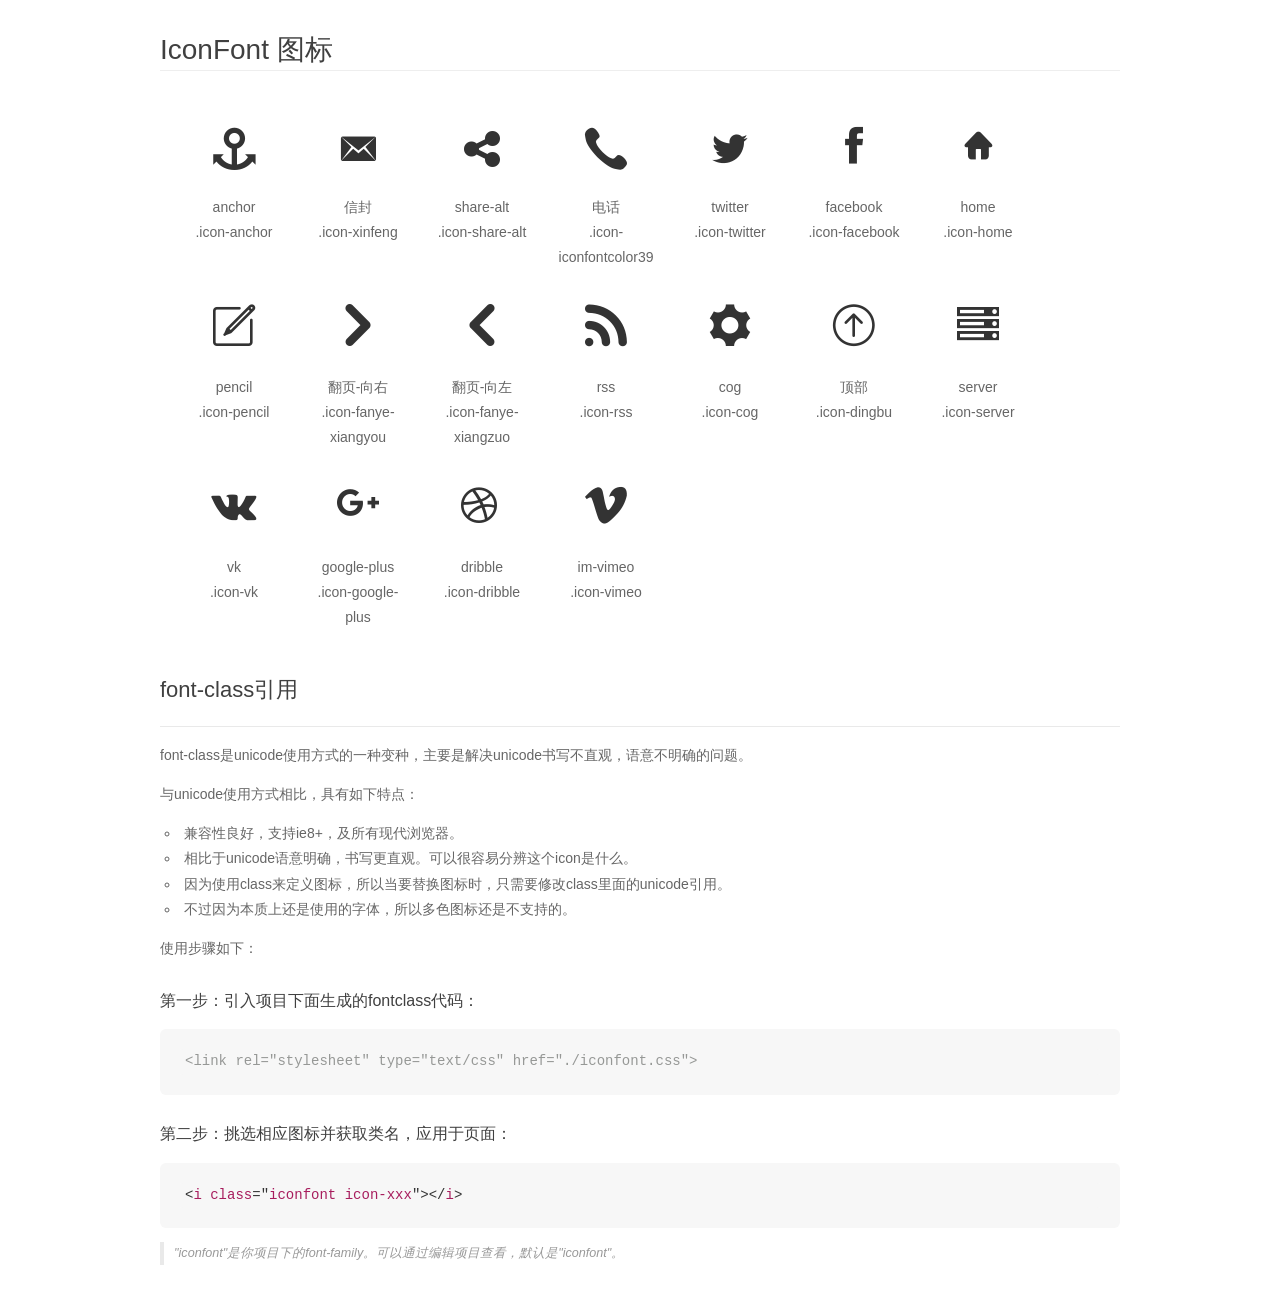
<file: static/iconfont/demo_fontclass.html>
<!DOCTYPE html>
<html>
<head>
    <meta charset="utf-8"/>
    <title>IconFont</title>
    <link rel="stylesheet" href="demo.css">
    <link rel="stylesheet" href="iconfont.css">
</head>
<body>
    <div class="main markdown">
        <h1>IconFont 图标</h1>
        <ul class="icon_lists clear">
            
                <li>
                <i class="icon iconfont icon-anchor"></i>
                    <div class="name">anchor</div>
                    <div class="fontclass">.icon-anchor</div>
                </li>
            
                <li>
                <i class="icon iconfont icon-xinfeng"></i>
                    <div class="name">信封</div>
                    <div class="fontclass">.icon-xinfeng</div>
                </li>
            
                <li>
                <i class="icon iconfont icon-share-alt"></i>
                    <div class="name">share-alt</div>
                    <div class="fontclass">.icon-share-alt</div>
                </li>
            
                <li>
                <i class="icon iconfont icon-iconfontcolor39"></i>
                    <div class="name">电话</div>
                    <div class="fontclass">.icon-iconfontcolor39</div>
                </li>
            
                <li>
                <i class="icon iconfont icon-twitter"></i>
                    <div class="name">twitter</div>
                    <div class="fontclass">.icon-twitter</div>
                </li>
            
                <li>
                <i class="icon iconfont icon-facebook"></i>
                    <div class="name">facebook</div>
                    <div class="fontclass">.icon-facebook</div>
                </li>
            
                <li>
                <i class="icon iconfont icon-home"></i>
                    <div class="name">home</div>
                    <div class="fontclass">.icon-home</div>
                </li>
            
                <li>
                <i class="icon iconfont icon-pencil"></i>
                    <div class="name">pencil</div>
                    <div class="fontclass">.icon-pencil</div>
                </li>
            
                <li>
                <i class="icon iconfont icon-fanye-xiangyou"></i>
                    <div class="name">翻页-向右</div>
                    <div class="fontclass">.icon-fanye-xiangyou</div>
                </li>
            
                <li>
                <i class="icon iconfont icon-fanye-xiangzuo"></i>
                    <div class="name">翻页-向左</div>
                    <div class="fontclass">.icon-fanye-xiangzuo</div>
                </li>
            
                <li>
                <i class="icon iconfont icon-rss"></i>
                    <div class="name">rss</div>
                    <div class="fontclass">.icon-rss</div>
                </li>
            
                <li>
                <i class="icon iconfont icon-cog"></i>
                    <div class="name">cog</div>
                    <div class="fontclass">.icon-cog</div>
                </li>
            
                <li>
                <i class="icon iconfont icon-dingbu"></i>
                    <div class="name">顶部</div>
                    <div class="fontclass">.icon-dingbu</div>
                </li>
            
                <li>
                <i class="icon iconfont icon-server"></i>
                    <div class="name">server</div>
                    <div class="fontclass">.icon-server</div>
                </li>
            
                <li>
                <i class="icon iconfont icon-vk"></i>
                    <div class="name">vk</div>
                    <div class="fontclass">.icon-vk</div>
                </li>
            
                <li>
                <i class="icon iconfont icon-google-plus"></i>
                    <div class="name">google-plus</div>
                    <div class="fontclass">.icon-google-plus</div>
                </li>
            
                <li>
                <i class="icon iconfont icon-dribble"></i>
                    <div class="name">dribble</div>
                    <div class="fontclass">.icon-dribble</div>
                </li>
            
                <li>
                <i class="icon iconfont icon-vimeo"></i>
                    <div class="name">im-vimeo</div>
                    <div class="fontclass">.icon-vimeo</div>
                </li>
            
        </ul>

        <h2 id="font-class-">font-class引用</h2>
        <hr>

        <p>font-class是unicode使用方式的一种变种，主要是解决unicode书写不直观，语意不明确的问题。</p>
        <p>与unicode使用方式相比，具有如下特点：</p>
        <ul>
        <li>兼容性良好，支持ie8+，及所有现代浏览器。</li>
        <li>相比于unicode语意明确，书写更直观。可以很容易分辨这个icon是什么。</li>
        <li>因为使用class来定义图标，所以当要替换图标时，只需要修改class里面的unicode引用。</li>
        <li>不过因为本质上还是使用的字体，所以多色图标还是不支持的。</li>
        </ul>
        <p>使用步骤如下：</p>
        <h3 id="-fontclass-">第一步：引入项目下面生成的fontclass代码：</h3>


        <pre><code class="lang-js hljs javascript"><span class="hljs-comment">&lt;link rel="stylesheet" type="text/css" href="./iconfont.css"&gt;</span></code></pre>
        <h3 id="-">第二步：挑选相应图标并获取类名，应用于页面：</h3>
        <pre><code class="lang-css hljs">&lt;<span class="hljs-selector-tag">i</span> <span class="hljs-selector-tag">class</span>="<span class="hljs-selector-tag">iconfont</span> <span class="hljs-selector-tag">icon-xxx</span>"&gt;&lt;/<span class="hljs-selector-tag">i</span>&gt;</code></pre>
        <blockquote>
        <p>"iconfont"是你项目下的font-family。可以通过编辑项目查看，默认是"iconfont"。</p>
        </blockquote>
    </div>
</body>
</html>
</file>
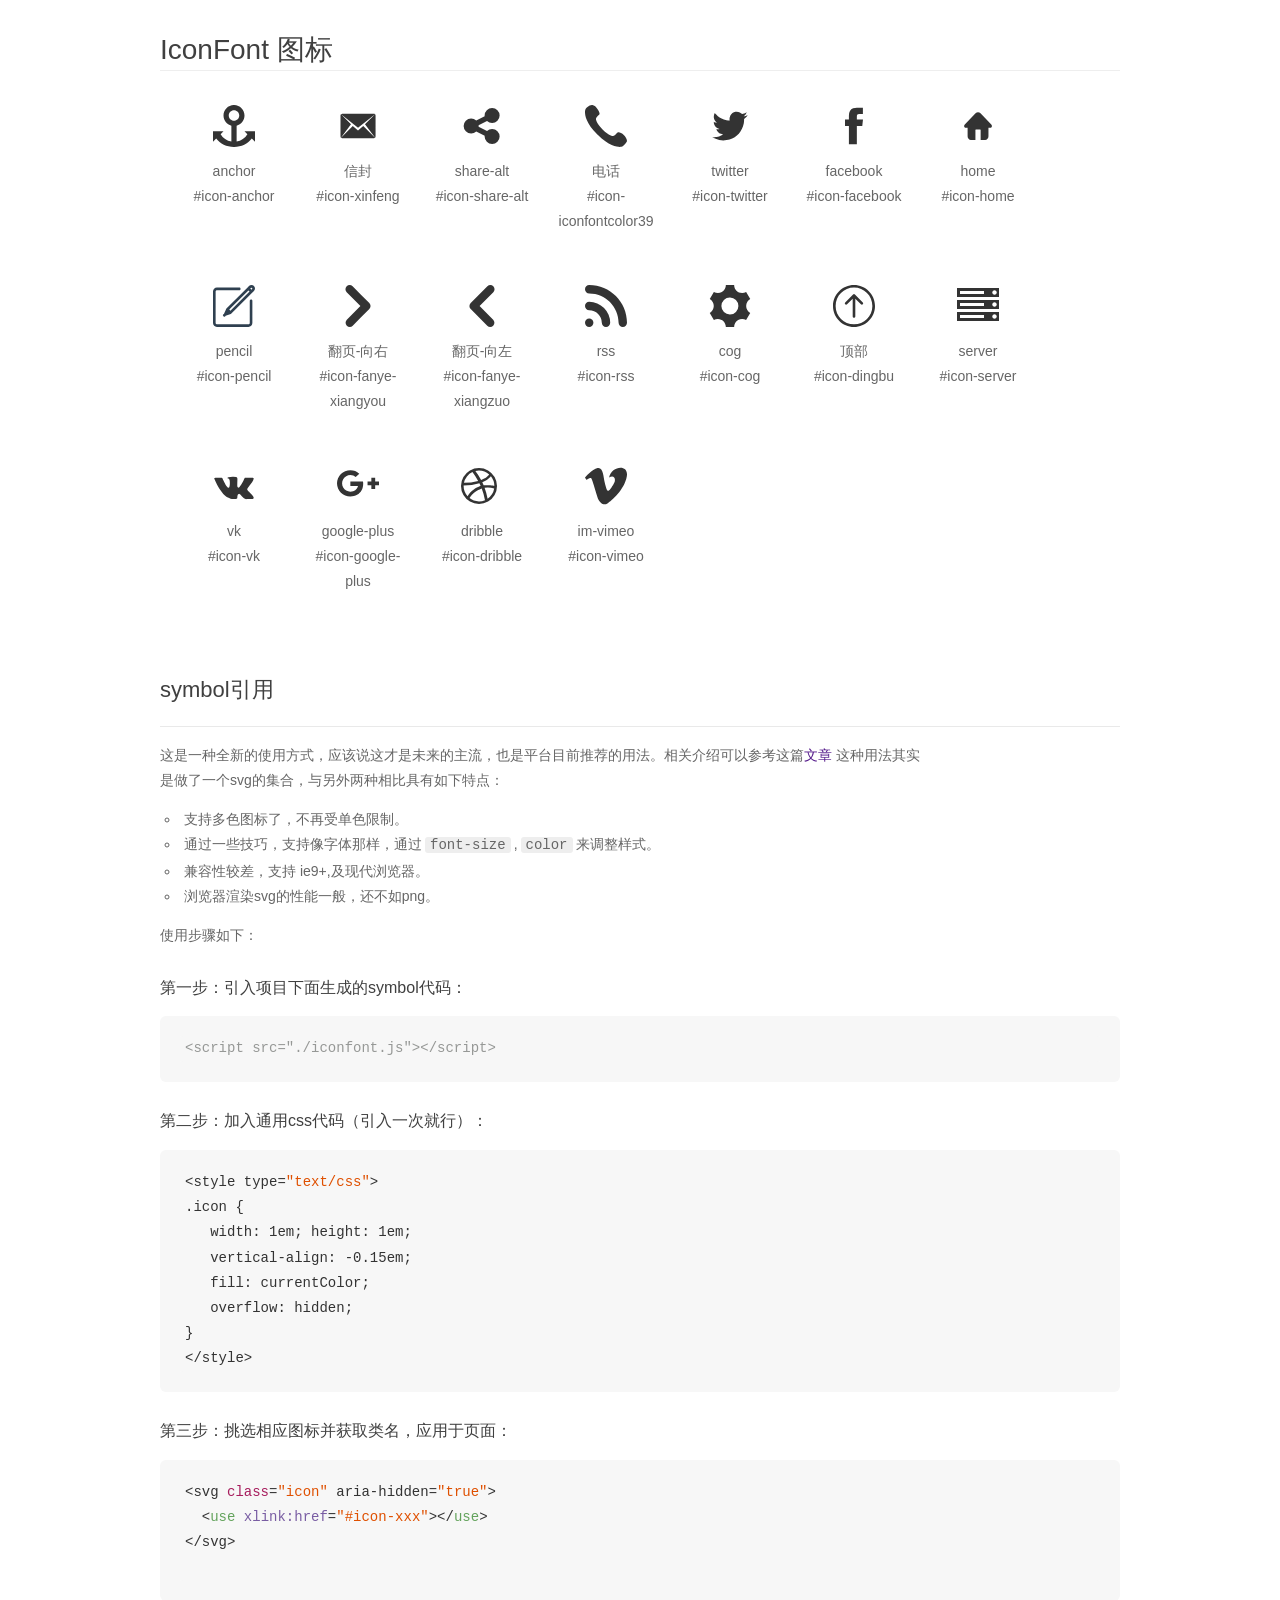
<file: static/iconfont/demo_symbol.html>
<!DOCTYPE html>
<html>
<head>
    <meta charset="utf-8"/>
    <title>IconFont</title>
    <link rel="stylesheet" href="demo.css">
    <script src="iconfont.js"></script>

    <style type="text/css">
        .icon {
          /* 通过设置 font-size 来改变图标大小 */
          width: 1em; height: 1em;
          /* 图标和文字相邻时，垂直对齐 */
          vertical-align: -0.15em;
          /* 通过设置 color 来改变 SVG 的颜色/fill */
          fill: currentColor;
          /* path 和 stroke 溢出 viewBox 部分在 IE 下会显示
             normalize.css 中也包含这行 */
          overflow: hidden;
        }

    </style>
</head>
<body>
    <div class="main markdown">
        <h1>IconFont 图标</h1>
        <ul class="icon_lists clear">
            
                <li>
                    <svg class="icon" aria-hidden="true">
                        <use xlink:href="#icon-anchor"></use>
                    </svg>
                    <div class="name">anchor</div>
                    <div class="fontclass">#icon-anchor</div>
                </li>
            
                <li>
                    <svg class="icon" aria-hidden="true">
                        <use xlink:href="#icon-xinfeng"></use>
                    </svg>
                    <div class="name">信封</div>
                    <div class="fontclass">#icon-xinfeng</div>
                </li>
            
                <li>
                    <svg class="icon" aria-hidden="true">
                        <use xlink:href="#icon-share-alt"></use>
                    </svg>
                    <div class="name">share-alt</div>
                    <div class="fontclass">#icon-share-alt</div>
                </li>
            
                <li>
                    <svg class="icon" aria-hidden="true">
                        <use xlink:href="#icon-iconfontcolor39"></use>
                    </svg>
                    <div class="name">电话</div>
                    <div class="fontclass">#icon-iconfontcolor39</div>
                </li>
            
                <li>
                    <svg class="icon" aria-hidden="true">
                        <use xlink:href="#icon-twitter"></use>
                    </svg>
                    <div class="name">twitter</div>
                    <div class="fontclass">#icon-twitter</div>
                </li>
            
                <li>
                    <svg class="icon" aria-hidden="true">
                        <use xlink:href="#icon-facebook"></use>
                    </svg>
                    <div class="name">facebook</div>
                    <div class="fontclass">#icon-facebook</div>
                </li>
            
                <li>
                    <svg class="icon" aria-hidden="true">
                        <use xlink:href="#icon-home"></use>
                    </svg>
                    <div class="name">home</div>
                    <div class="fontclass">#icon-home</div>
                </li>
            
                <li>
                    <svg class="icon" aria-hidden="true">
                        <use xlink:href="#icon-pencil"></use>
                    </svg>
                    <div class="name">pencil</div>
                    <div class="fontclass">#icon-pencil</div>
                </li>
            
                <li>
                    <svg class="icon" aria-hidden="true">
                        <use xlink:href="#icon-fanye-xiangyou"></use>
                    </svg>
                    <div class="name">翻页-向右</div>
                    <div class="fontclass">#icon-fanye-xiangyou</div>
                </li>
            
                <li>
                    <svg class="icon" aria-hidden="true">
                        <use xlink:href="#icon-fanye-xiangzuo"></use>
                    </svg>
                    <div class="name">翻页-向左</div>
                    <div class="fontclass">#icon-fanye-xiangzuo</div>
                </li>
            
                <li>
                    <svg class="icon" aria-hidden="true">
                        <use xlink:href="#icon-rss"></use>
                    </svg>
                    <div class="name">rss</div>
                    <div class="fontclass">#icon-rss</div>
                </li>
            
                <li>
                    <svg class="icon" aria-hidden="true">
                        <use xlink:href="#icon-cog"></use>
                    </svg>
                    <div class="name">cog</div>
                    <div class="fontclass">#icon-cog</div>
                </li>
            
                <li>
                    <svg class="icon" aria-hidden="true">
                        <use xlink:href="#icon-dingbu"></use>
                    </svg>
                    <div class="name">顶部</div>
                    <div class="fontclass">#icon-dingbu</div>
                </li>
            
                <li>
                    <svg class="icon" aria-hidden="true">
                        <use xlink:href="#icon-server"></use>
                    </svg>
                    <div class="name">server</div>
                    <div class="fontclass">#icon-server</div>
                </li>
            
                <li>
                    <svg class="icon" aria-hidden="true">
                        <use xlink:href="#icon-vk"></use>
                    </svg>
                    <div class="name">vk</div>
                    <div class="fontclass">#icon-vk</div>
                </li>
            
                <li>
                    <svg class="icon" aria-hidden="true">
                        <use xlink:href="#icon-google-plus"></use>
                    </svg>
                    <div class="name">google-plus</div>
                    <div class="fontclass">#icon-google-plus</div>
                </li>
            
                <li>
                    <svg class="icon" aria-hidden="true">
                        <use xlink:href="#icon-dribble"></use>
                    </svg>
                    <div class="name">dribble</div>
                    <div class="fontclass">#icon-dribble</div>
                </li>
            
                <li>
                    <svg class="icon" aria-hidden="true">
                        <use xlink:href="#icon-vimeo"></use>
                    </svg>
                    <div class="name">im-vimeo</div>
                    <div class="fontclass">#icon-vimeo</div>
                </li>
            
        </ul>


        <h2 id="symbol-">symbol引用</h2>
        <hr>

        <p>这是一种全新的使用方式，应该说这才是未来的主流，也是平台目前推荐的用法。相关介绍可以参考这篇<a href="">文章</a>
        这种用法其实是做了一个svg的集合，与另外两种相比具有如下特点：</p>
        <ul>
          <li>支持多色图标了，不再受单色限制。</li>
          <li>通过一些技巧，支持像字体那样，通过<code>font-size</code>,<code>color</code>来调整样式。</li>
          <li>兼容性较差，支持 ie9+,及现代浏览器。</li>
          <li>浏览器渲染svg的性能一般，还不如png。</li>
        </ul>
        <p>使用步骤如下：</p>
        <h3 id="-symbol-">第一步：引入项目下面生成的symbol代码：</h3>
        <pre><code class="lang-js hljs javascript"><span class="hljs-comment">&lt;script src="./iconfont.js"&gt;&lt;/script&gt;</span></code></pre>
        <h3 id="-css-">第二步：加入通用css代码（引入一次就行）：</h3>
        <pre><code class="lang-js hljs javascript">&lt;style type=<span class="hljs-string">"text/css"</span>&gt;
.icon {
   width: <span class="hljs-number">1</span>em; height: <span class="hljs-number">1</span>em;
   vertical-align: <span class="hljs-number">-0.15</span>em;
   fill: currentColor;
   overflow: hidden;
}
&lt;<span class="hljs-regexp">/style&gt;</span></code></pre>
        <h3 id="-">第三步：挑选相应图标并获取类名，应用于页面：</h3>
        <pre><code class="lang-js hljs javascript">&lt;svg <span class="hljs-class"><span class="hljs-keyword">class</span></span>=<span class="hljs-string">"icon"</span> aria-hidden=<span class="hljs-string">"true"</span>&gt;<span class="xml"><span class="hljs-tag">
  &lt;<span class="hljs-name">use</span> <span class="hljs-attr">xlink:href</span>=<span class="hljs-string">"#icon-xxx"</span>&gt;</span><span class="hljs-tag">&lt;/<span class="hljs-name">use</span>&gt;</span>
</span>&lt;<span class="hljs-regexp">/svg&gt;
        </span></code></pre>
    </div>
</body>
</html>
</file>
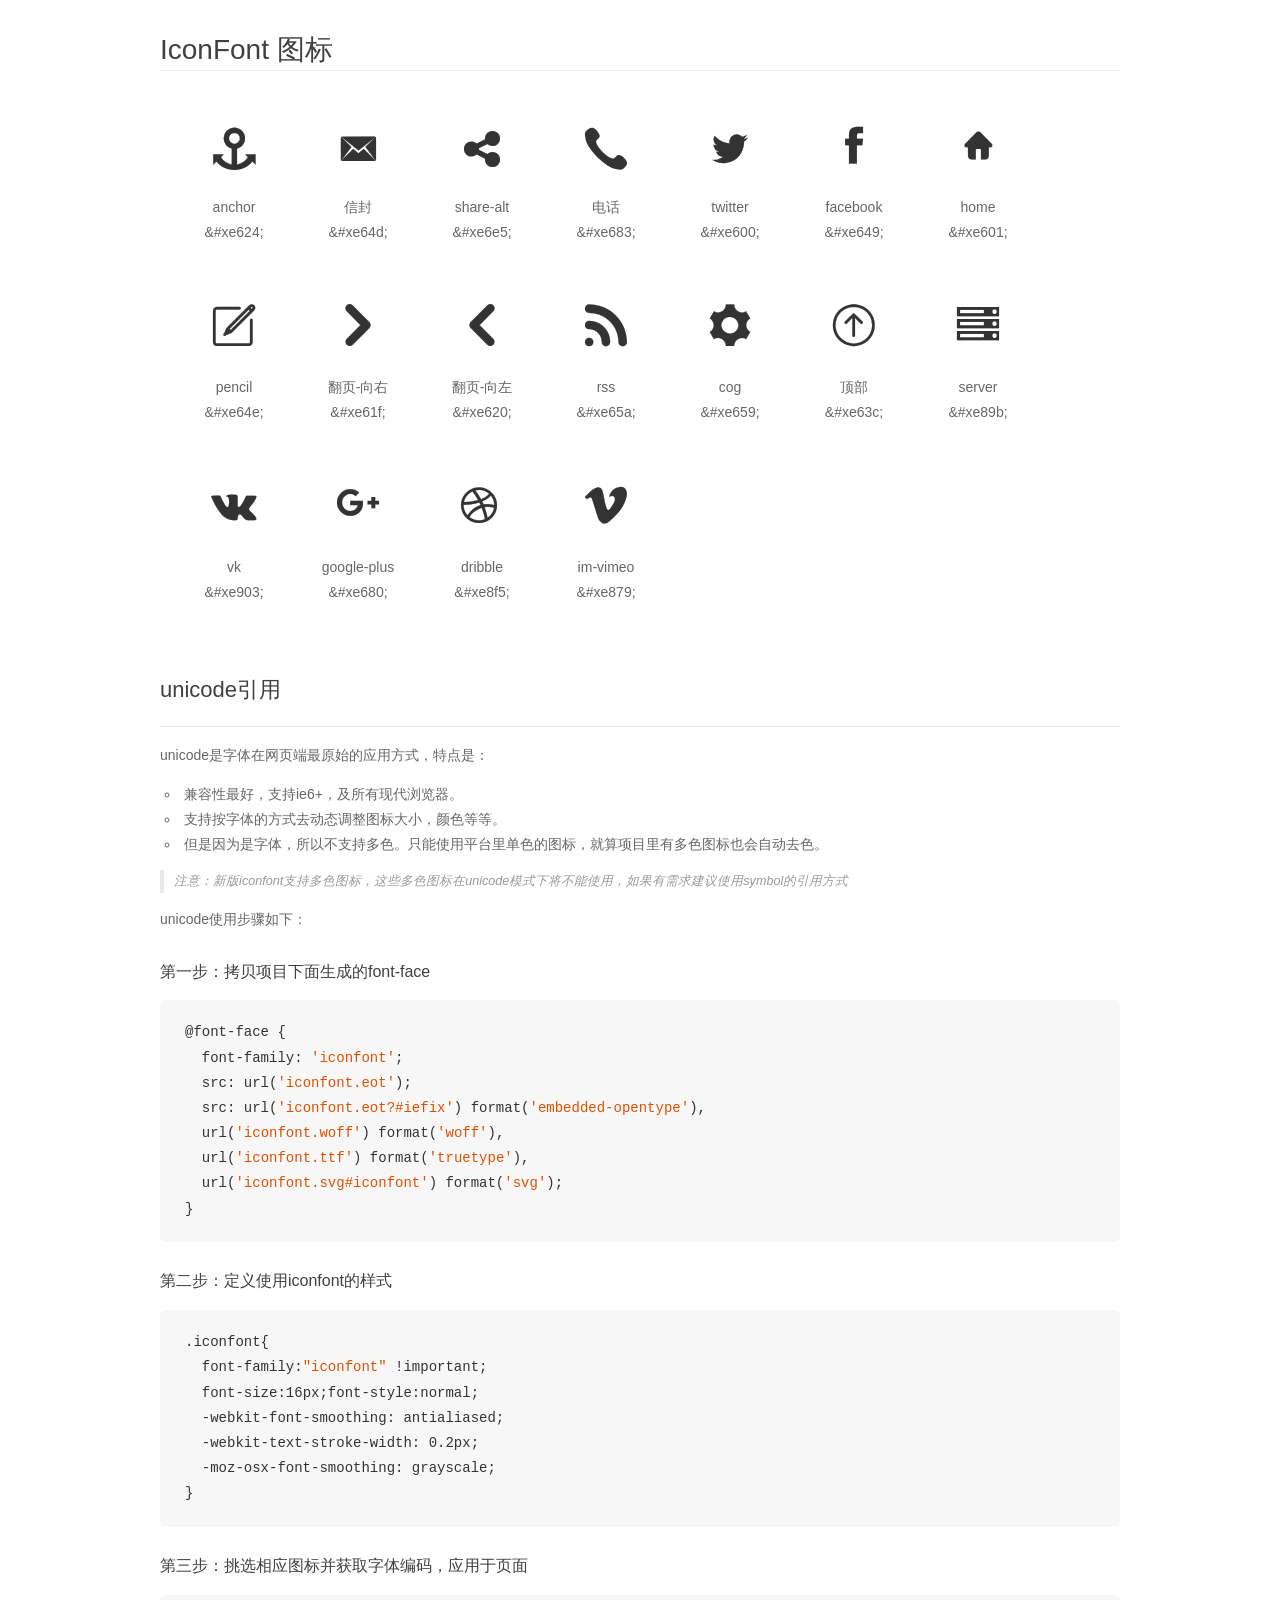
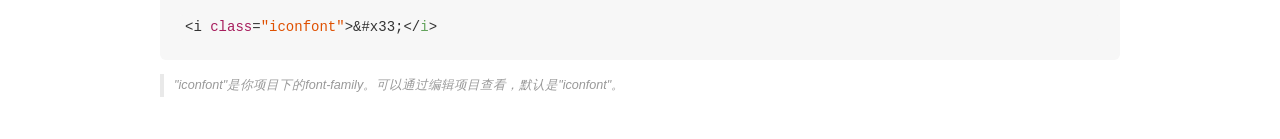
<file: static/iconfont/demo_unicode.html>
<!DOCTYPE html>
<html>
<head>
    <meta charset="utf-8"/>
    <title>IconFont</title>
    <link rel="stylesheet" href="demo.css">

    <style type="text/css">

        @font-face {font-family: "iconfont";
          src: url('iconfont.eot'); /* IE9*/
          src: url('iconfont.eot#iefix') format('embedded-opentype'), /* IE6-IE8 */
          url('iconfont.woff') format('woff'), /* chrome, firefox */
          url('iconfont.ttf') format('truetype'), /* chrome, firefox, opera, Safari, Android, iOS 4.2+*/
          url('iconfont.svg#iconfont') format('svg'); /* iOS 4.1- */
        }

        .iconfont {
          font-family:"iconfont" !important;
          font-size:16px;
          font-style:normal;
          -webkit-font-smoothing: antialiased;
          -webkit-text-stroke-width: 0.2px;
          -moz-osx-font-smoothing: grayscale;
        }

    </style>
</head>
<body>
    <div class="main markdown">
        <h1>IconFont 图标</h1>
        <ul class="icon_lists clear">
            
                <li>
                <i class="icon iconfont">&#xe624;</i>
                    <div class="name">anchor</div>
                    <div class="code">&amp;#xe624;</div>
                </li>
            
                <li>
                <i class="icon iconfont">&#xe64d;</i>
                    <div class="name">信封</div>
                    <div class="code">&amp;#xe64d;</div>
                </li>
            
                <li>
                <i class="icon iconfont">&#xe6e5;</i>
                    <div class="name">share-alt</div>
                    <div class="code">&amp;#xe6e5;</div>
                </li>
            
                <li>
                <i class="icon iconfont">&#xe683;</i>
                    <div class="name">电话</div>
                    <div class="code">&amp;#xe683;</div>
                </li>
            
                <li>
                <i class="icon iconfont">&#xe600;</i>
                    <div class="name">twitter</div>
                    <div class="code">&amp;#xe600;</div>
                </li>
            
                <li>
                <i class="icon iconfont">&#xe649;</i>
                    <div class="name">facebook</div>
                    <div class="code">&amp;#xe649;</div>
                </li>
            
                <li>
                <i class="icon iconfont">&#xe601;</i>
                    <div class="name">home</div>
                    <div class="code">&amp;#xe601;</div>
                </li>
            
                <li>
                <i class="icon iconfont">&#xe64e;</i>
                    <div class="name">pencil</div>
                    <div class="code">&amp;#xe64e;</div>
                </li>
            
                <li>
                <i class="icon iconfont">&#xe61f;</i>
                    <div class="name">翻页-向右</div>
                    <div class="code">&amp;#xe61f;</div>
                </li>
            
                <li>
                <i class="icon iconfont">&#xe620;</i>
                    <div class="name">翻页-向左</div>
                    <div class="code">&amp;#xe620;</div>
                </li>
            
                <li>
                <i class="icon iconfont">&#xe65a;</i>
                    <div class="name">rss</div>
                    <div class="code">&amp;#xe65a;</div>
                </li>
            
                <li>
                <i class="icon iconfont">&#xe659;</i>
                    <div class="name">cog</div>
                    <div class="code">&amp;#xe659;</div>
                </li>
            
                <li>
                <i class="icon iconfont">&#xe63c;</i>
                    <div class="name">顶部</div>
                    <div class="code">&amp;#xe63c;</div>
                </li>
            
                <li>
                <i class="icon iconfont">&#xe89b;</i>
                    <div class="name">server</div>
                    <div class="code">&amp;#xe89b;</div>
                </li>
            
                <li>
                <i class="icon iconfont">&#xe903;</i>
                    <div class="name">vk</div>
                    <div class="code">&amp;#xe903;</div>
                </li>
            
                <li>
                <i class="icon iconfont">&#xe680;</i>
                    <div class="name">google-plus</div>
                    <div class="code">&amp;#xe680;</div>
                </li>
            
                <li>
                <i class="icon iconfont">&#xe8f5;</i>
                    <div class="name">dribble</div>
                    <div class="code">&amp;#xe8f5;</div>
                </li>
            
                <li>
                <i class="icon iconfont">&#xe879;</i>
                    <div class="name">im-vimeo</div>
                    <div class="code">&amp;#xe879;</div>
                </li>
            
        </ul>
        <h2 id="unicode-">unicode引用</h2>
        <hr>

        <p>unicode是字体在网页端最原始的应用方式，特点是：</p>
        <ul>
        <li>兼容性最好，支持ie6+，及所有现代浏览器。</li>
        <li>支持按字体的方式去动态调整图标大小，颜色等等。</li>
        <li>但是因为是字体，所以不支持多色。只能使用平台里单色的图标，就算项目里有多色图标也会自动去色。</li>
        </ul>
        <blockquote>
        <p>注意：新版iconfont支持多色图标，这些多色图标在unicode模式下将不能使用，如果有需求建议使用symbol的引用方式</p>
        </blockquote>
        <p>unicode使用步骤如下：</p>
        <h3 id="-font-face">第一步：拷贝项目下面生成的font-face</h3>
        <pre><code class="lang-js hljs javascript">@font-face {
  font-family: <span class="hljs-string">'iconfont'</span>;
  src: url(<span class="hljs-string">'iconfont.eot'</span>);
  src: url(<span class="hljs-string">'iconfont.eot?#iefix'</span>) format(<span class="hljs-string">'embedded-opentype'</span>),
  url(<span class="hljs-string">'iconfont.woff'</span>) format(<span class="hljs-string">'woff'</span>),
  url(<span class="hljs-string">'iconfont.ttf'</span>) format(<span class="hljs-string">'truetype'</span>),
  url(<span class="hljs-string">'iconfont.svg#iconfont'</span>) format(<span class="hljs-string">'svg'</span>);
}
</code></pre>
        <h3 id="-iconfont-">第二步：定义使用iconfont的样式</h3>
        <pre><code class="lang-js hljs javascript">.iconfont{
  font-family:<span class="hljs-string">"iconfont"</span> !important;
  font-size:<span class="hljs-number">16</span>px;font-style:normal;
  -webkit-font-smoothing: antialiased;
  -webkit-text-stroke-width: <span class="hljs-number">0.2</span>px;
  -moz-osx-font-smoothing: grayscale;
}
</code></pre>
        <h3 id="-">第三步：挑选相应图标并获取字体编码，应用于页面</h3>
        <pre><code class="lang-js hljs javascript">&lt;i <span class="hljs-class"><span class="hljs-keyword">class</span></span>=<span class="hljs-string">"iconfont"</span>&gt;&amp;#x33;<span class="xml"><span class="hljs-tag">&lt;/<span class="hljs-name">i</span>&gt;</span></span></code></pre>

        <blockquote>
        <p>"iconfont"是你项目下的font-family。可以通过编辑项目查看，默认是"iconfont"。</p>
        </blockquote>
    </div>


</body>
</html>
</file>
<file: static/iconfont/demo.css>
*{margin: 0;padding: 0;list-style: none;}
/*
KISSY CSS Reset
理念：1. reset 的目的不是清除浏览器的默认样式，这仅是部分工作。清除和重置是紧密不可分的。
2. reset 的目的不是让默认样式在所有浏览器下一致，而是减少默认样式有可能带来的问题。
3. reset 期望提供一套普适通用的基础样式。但没有银弹，推荐根据具体需求，裁剪和修改后再使用。
特色：1. 适应中文；2. 基于最新主流浏览器。
维护：玉伯<lifesinger@gmail.com>, 正淳<ragecarrier@gmail.com>
 */

/** 清除内外边距 **/
body, h1, h2, h3, h4, h5, h6, hr, p, blockquote, /* structural elements 结构元素 */
dl, dt, dd, ul, ol, li, /* list elements 列表元素 */
pre, /* text formatting elements 文本格式元素 */
form, fieldset, legend, button, input, textarea, /* form elements 表单元素 */
th, td /* table elements 表格元素 */ {
  margin: 0;
  padding: 0;
}

/** 设置默认字体 **/
body,
button, input, select, textarea /* for ie */ {
  font: 12px/1.5 tahoma, arial, \5b8b\4f53, sans-serif;
}
h1, h2, h3, h4, h5, h6 { font-size: 100%; }
address, cite, dfn, em, var { font-style: normal; } /* 将斜体扶正 */
code, kbd, pre, samp { font-family: courier new, courier, monospace; } /* 统一等宽字体 */
small { font-size: 12px; } /* 小于 12px 的中文很难阅读，让 small 正常化 */

/** 重置列表元素 **/
ul, ol { list-style: none; }

/** 重置文本格式元素 **/
a { text-decoration: none; }
a:hover { text-decoration: underline; }


/** 重置表单元素 **/
legend { color: #000; } /* for ie6 */
fieldset, img { border: 0; } /* img 搭车：让链接里的 img 无边框 */
button, input, select, textarea { font-size: 100%; } /* 使得表单元素在 ie 下能继承字体大小 */
/* 注：optgroup 无法扶正 */

/** 重置表格元素 **/
table { border-collapse: collapse; border-spacing: 0; }

/* 清除浮动 */
.ks-clear:after, .clear:after {
  content: '\20';
  display: block;
  height: 0;
  clear: both;
}
.ks-clear, .clear {
  *zoom: 1;
}

.main {
  padding: 30px 100px;
width: 960px;
margin: 0 auto;
}
.main h1{font-size:36px; color:#333; text-align:left;margin-bottom:30px; border-bottom: 1px solid #eee;}

.helps{margin-top:40px;}
.helps pre{
  padding:20px;
  margin:10px 0;
  border:solid 1px #e7e1cd;
  background-color: #fffdef;
  overflow: auto;
}

.icon_lists{
  width: 100% !important;

}

.icon_lists li{
  float:left;
  width: 100px;
  height:180px;
  text-align: center;
  list-style: none !important;
}
.icon_lists .icon{
  font-size: 42px;
  line-height: 100px;
  margin: 10px 0;
  color:#333;
  -webkit-transition: font-size 0.25s ease-out 0s;
  -moz-transition: font-size 0.25s ease-out 0s;
  transition: font-size 0.25s ease-out 0s;

}
.icon_lists .icon:hover{
  font-size: 100px;
}



.markdown {
  color: #666;
  font-size: 14px;
  line-height: 1.8;
}

.highlight {
  line-height: 1.5;
}

.markdown img {
  vertical-align: middle;
  max-width: 100%;
}

.markdown h1 {
  color: #404040;
  font-weight: 500;
  line-height: 40px;
  margin-bottom: 24px;
}

.markdown h2,
.markdown h3,
.markdown h4,
.markdown h5,
.markdown h6 {
  color: #404040;
  margin: 1.6em 0 0.6em 0;
  font-weight: 500;
  clear: both;
}

.markdown h1 {
  font-size: 28px;
}

.markdown h2 {
  font-size: 22px;
}

.markdown h3 {
  font-size: 16px;
}

.markdown h4 {
  font-size: 14px;
}

.markdown h5 {
  font-size: 12px;
}

.markdown h6 {
  font-size: 12px;
}

.markdown hr {
  height: 1px;
  border: 0;
  background: #e9e9e9;
  margin: 16px 0;
  clear: both;
}

.markdown p,
.markdown pre {
  margin: 1em 0;
}

.markdown > p,
.markdown > blockquote,
.markdown > .highlight,
.markdown > ol,
.markdown > ul {
  width: 80%;
}

.markdown ul > li {
  list-style: circle;
}

.markdown > ul li,
.markdown blockquote ul > li {
  margin-left: 20px;
  padding-left: 4px;
}

.markdown > ul li p,
.markdown > ol li p {
  margin: 0.6em 0;
}

.markdown ol > li {
  list-style: decimal;
}

.markdown > ol li,
.markdown blockquote ol > li {
  margin-left: 20px;
  padding-left: 4px;
}

.markdown code {
  margin: 0 3px;
  padding: 0 5px;
  background: #eee;
  border-radius: 3px;
}

.markdown pre {
  border-radius: 6px;
  background: #f7f7f7;
  padding: 20px;
}

.markdown pre code {
  border: none;
  background: #f7f7f7;
  margin: 0;
}

.markdown strong,
.markdown b {
  font-weight: 600;
}

.markdown > table {
  border-collapse: collapse;
  border-spacing: 0px;
  empty-cells: show;
  border: 1px solid #e9e9e9;
  width: 95%;
  margin-bottom: 24px;
}

.markdown > table th {
  white-space: nowrap;
  color: #333;
  font-weight: 600;

}

.markdown > table th,
.markdown > table td {
  border: 1px solid #e9e9e9;
  padding: 8px 16px;
  text-align: left;
}

.markdown > table th {
  background: #F7F7F7;
}

.markdown blockquote {
  font-size: 90%;
  color: #999;
  border-left: 4px solid #e9e9e9;
  padding-left: 0.8em;
  margin: 1em 0;
  font-style: italic;
}

.markdown blockquote p {
  margin: 0;
}

.markdown .anchor {
  opacity: 0;
  transition: opacity 0.3s ease;
  margin-left: 8px;
}

.markdown .waiting {
  color: #ccc;
}

.markdown h1:hover .anchor,
.markdown h2:hover .anchor,
.markdown h3:hover .anchor,
.markdown h4:hover .anchor,
.markdown h5:hover .anchor,
.markdown h6:hover .anchor {
  opacity: 1;
  display: inline-block;
}

.markdown > br,
.markdown > p > br {
  clear: both;
}


.hljs {
  display: block;
  background: white;
  padding: 0.5em;
  color: #333333;
  overflow-x: auto;
}

.hljs-comment,
.hljs-meta {
  color: #969896;
}

.hljs-string,
.hljs-variable,
.hljs-template-variable,
.hljs-strong,
.hljs-emphasis,
.hljs-quote {
  color: #df5000;
}

.hljs-keyword,
.hljs-selector-tag,
.hljs-type {
  color: #a71d5d;
}

.hljs-literal,
.hljs-symbol,
.hljs-bullet,
.hljs-attribute {
  color: #0086b3;
}

.hljs-section,
.hljs-name {
  color: #63a35c;
}

.hljs-tag {
  color: #333333;
}

.hljs-title,
.hljs-attr,
.hljs-selector-id,
.hljs-selector-class,
.hljs-selector-attr,
.hljs-selector-pseudo {
  color: #795da3;
}

.hljs-addition {
  color: #55a532;
  background-color: #eaffea;
}

.hljs-deletion {
  color: #bd2c00;
  background-color: #ffecec;
}

.hljs-link {
  text-decoration: underline;
}

pre{
  background: #fff;
}
</file>
<file: static/iconfont/iconfont.css>
@font-face {font-family: "iconfont";
  src: url('iconfont.eot?t=1506930633435'); /* IE9*/
  src: url('iconfont.eot?t=1506930633435#iefix') format('embedded-opentype'), /* IE6-IE8 */
  url('[data-uri]') format('woff'),
  url('iconfont.ttf?t=1506930633435') format('truetype'), /* chrome, firefox, opera, Safari, Android, iOS 4.2+*/
  url('iconfont.svg?t=1506930633435#iconfont') format('svg'); /* iOS 4.1- */
}

.iconfont {
  font-family:"iconfont" !important;
  font-size:16px;
  font-style:normal;
  -webkit-font-smoothing: antialiased;
  -moz-osx-font-smoothing: grayscale;
}

.icon-anchor:before { content: "\e624"; }

.icon-xinfeng:before { content: "\e64d"; }

.icon-share-alt:before { content: "\e6e5"; }

.icon-iconfontcolor39:before { content: "\e683"; }

.icon-twitter:before { content: "\e600"; }

.icon-facebook:before { content: "\e649"; }

.icon-home:before { content: "\e601"; }

.icon-pencil:before { content: "\e64e"; }

.icon-fanye-xiangyou:before { content: "\e61f"; }

.icon-fanye-xiangzuo:before { content: "\e620"; }

.icon-rss:before { content: "\e65a"; }

.icon-cog:before { content: "\e659"; }

.icon-dingbu:before { content: "\e63c"; }

.icon-server:before { content: "\e89b"; }

.icon-vk:before { content: "\e903"; }

.icon-google-plus:before { content: "\e680"; }

.icon-dribble:before { content: "\e8f5"; }

.icon-vimeo:before { content: "\e879"; }
</file>
